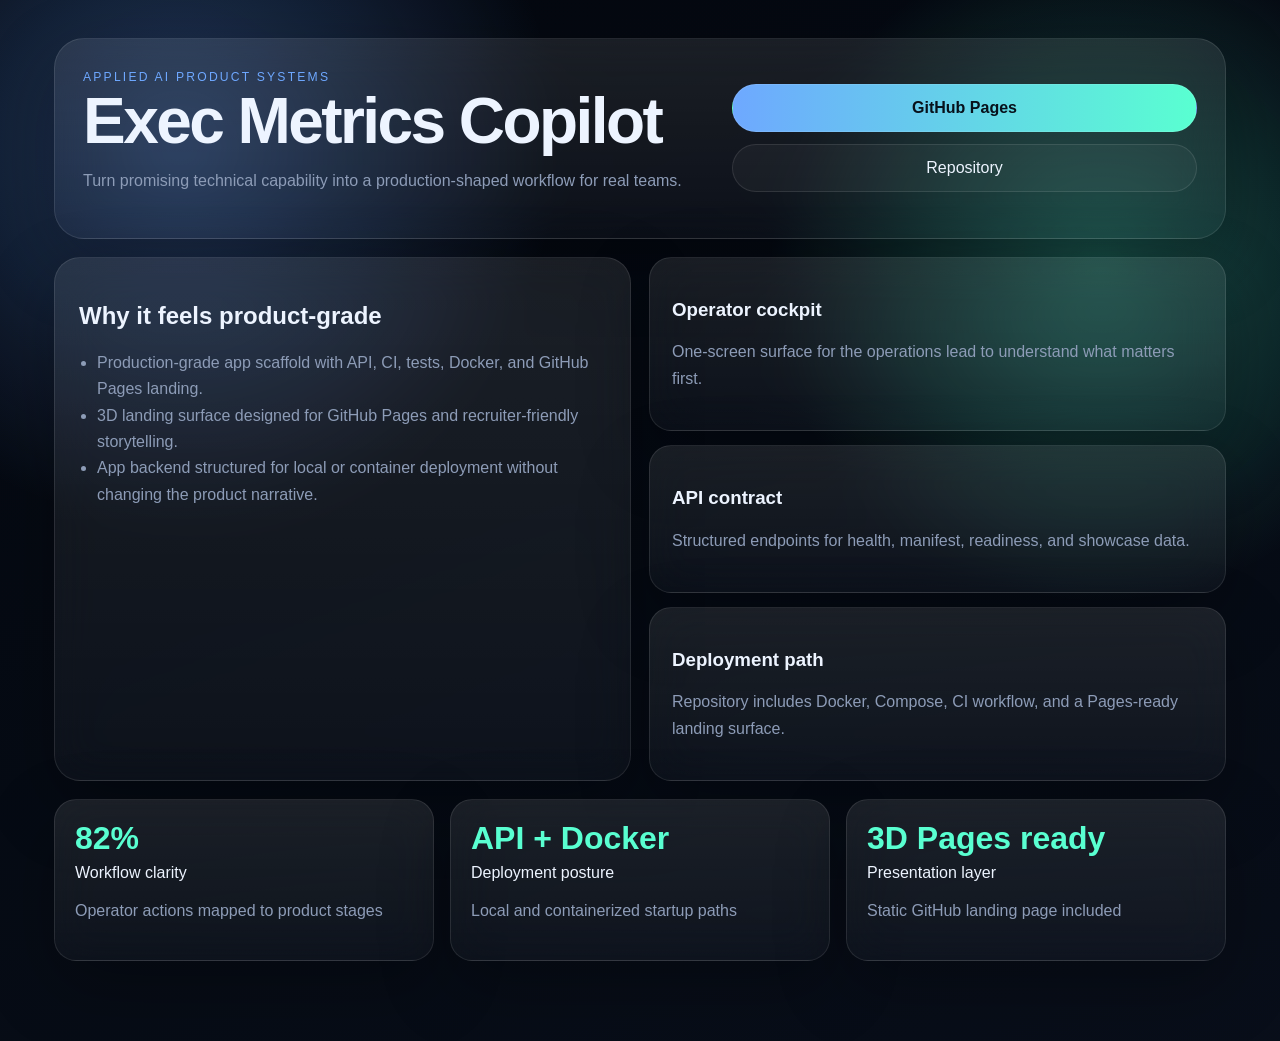
<file: docs/index.html>
<!DOCTYPE html>
<html lang="en">
<head>
  <meta charset="UTF-8" />
  <meta name="viewport" content="width=device-width, initial-scale=1.0" />
  <title>Exec Metrics Copilot Landing</title>
  <link rel="stylesheet" href="landing.css" />
</head>
<body>
  <div class="scene" id="scene">
    <div class="backdrop"></div>
    <main class="deck">
      <section class="hero-card glass">
        <div>
          <span class="eyebrow">Applied AI product systems</span>
          <h1>Exec Metrics Copilot</h1>
          <p>Turn promising technical capability into a production-shaped workflow for real teams.</p>
        </div>
        <nav class="cta-stack">
          <a class="cta primary" href="https://r-behera.github.io/exec-metrics-copilot/">GitHub Pages</a>
          <a class="cta" href="https://github.com/R-behera/exec-metrics-copilot">Repository</a>
        </nav>
      </section>
      <section class="orbit-grid">
        <div class="glass panel large">
          <h2>Why it feels product-grade</h2>
          <ul><li>Production-grade app scaffold with API, CI, tests, Docker, and GitHub Pages landing.</li><li>3D landing surface designed for GitHub Pages and recruiter-friendly storytelling.</li><li>App backend structured for local or container deployment without changing the product narrative.</li></ul>
        </div>
        <div id="cards" class="card-stack"></div>
      </section>
      <section class="metrics-row" id="metrics"></section>
    </main>
  </div>
  <script>window.PROJECT_MANIFEST = {"slug": "exec-metrics-copilot", "title": "Exec Metrics Copilot", "summary": "![Demo Screenshot](demo/screenshot.png)", "domain": "Applied AI product systems", "audience": "operations lead", "promise": "Turn promising technical capability into a production-shaped workflow for real teams.", "hero": ["Production-grade app scaffold with API, CI, tests, Docker, and GitHub Pages landing.", "3D landing surface designed for GitHub Pages and recruiter-friendly storytelling.", "App backend structured for local or container deployment without changing the product narrative."], "kpis": [{"label": "Workflow clarity", "value": "82%", "note": "Operator actions mapped to product stages"}, {"label": "Deployment posture", "value": "API + Docker", "note": "Local and containerized startup paths"}, {"label": "Presentation layer", "value": "3D Pages ready", "note": "Static GitHub landing page included"}], "stages": ["ingest", "validate", "analyze", "decide", "monitor"], "cards": [{"title": "Operator cockpit", "body": "One-screen surface for the operations lead to understand what matters first."}, {"title": "API contract", "body": "Structured endpoints for health, manifest, readiness, and showcase data."}, {"title": "Deployment path", "body": "Repository includes Docker, Compose, CI workflow, and a Pages-ready landing surface."}], "scene": "orbital-grid", "theme": {"bg": "#04070d", "surface": "#0d1320", "ink": "#edf4ff", "muted": "#8d9cb7", "accent": "#6ea8ff", "accent2": "#59ffd1"}, "pages_url": "https://r-behera.github.io/exec-metrics-copilot/", "api_examples": {"health": {"status": "ok", "project": "exec-metrics-copilot"}, "readiness": {"api": "ready", "landing_page": "docs/index.html", "container": "Dockerfile present"}, "signals": [{"name": "Decision coverage", "status": "strong", "detail": "App and landing narrative aligned"}, {"name": "Operator context", "status": "strong", "detail": "Primary user anchored as operations lead"}, {"name": "Delivery path", "status": "ready", "detail": "Pages + containerized app scaffold generated"}]}};</script>
  <script src="landing.js"></script>
</body>
</html>
</file>
<file: docs/landing.css>
:root{--bg:#04070d;--surface:#0d1320;--ink:#edf4ff;--muted:#8d9cb7;--accent:#6ea8ff;--accent2:#59ffd1;--rx:0deg;--ry:0deg;}*{box-sizing:border-box}html,body{margin:0;min-height:100%;font-family:Inter,Segoe UI,sans-serif;background:var(--bg);color:var(--ink)}.scene{min-height:100vh;overflow:hidden;position:relative;transform-style:preserve-3d;perspective:1600px}.backdrop{position:absolute;inset:-10%;background:radial-gradient(circle at 20% 20%,color-mix(in srgb,var(--accent) 30%, transparent),transparent 24%),radial-gradient(circle at 80% 30%,color-mix(in srgb,var(--accent2) 28%, transparent),transparent 22%),linear-gradient(160deg,var(--bg),color-mix(in srgb,var(--surface) 78%, black));filter:saturate(1.15)}.deck{position:relative;z-index:2;max-width:1220px;margin:0 auto;padding:38px 24px 80px;transform:rotateX(var(--rx)) rotateY(var(--ry));transition:transform .12s ease-out}.glass{background:linear-gradient(180deg,rgba(255,255,255,.09),rgba(255,255,255,.03));border:1px solid rgba(255,255,255,.1);backdrop-filter:blur(22px);box-shadow:0 24px 70px rgba(0,0,0,.28)}.hero-card{display:grid;grid-template-columns:1.15fr .85fr;gap:20px;padding:28px;border-radius:30px;margin-bottom:18px}.eyebrow{letter-spacing:.18em;text-transform:uppercase;font-size:.76rem;color:var(--accent)}h1{font-size:clamp(2.4rem,5vw,4.8rem);line-height:.94;margin:.4rem 0 1rem;letter-spacing:-.04em}p,li{color:var(--muted);line-height:1.65}.cta-stack{display:flex;flex-direction:column;justify-content:center;gap:12px}.cta{display:inline-flex;justify-content:center;padding:14px 18px;border-radius:999px;text-decoration:none;color:var(--ink);border:1px solid rgba(255,255,255,.1);background:rgba(255,255,255,.04)}.primary{background:linear-gradient(90deg,var(--accent),var(--accent2));color:#07111b;font-weight:700}.orbit-grid{display:grid;grid-template-columns:1fr 1fr;gap:18px;margin-bottom:18px}.panel.large{padding:24px;border-radius:26px}.card-stack{display:grid;gap:14px}.flip{padding:22px;border-radius:22px;transform:translateZ(var(--z))}.metrics-row{display:grid;grid-template-columns:repeat(3,minmax(0,1fr));gap:16px}.metric{padding:20px;border-radius:22px}.metric strong{display:block;font-size:2rem;color:var(--accent2);margin-bottom:.4rem}ul{padding-left:18px;margin:14px 0 0}@media(max-width:980px){.hero-card,.orbit-grid,.metrics-row{grid-template-columns:1fr}.deck{padding:22px 16px 60px}}
</file>
